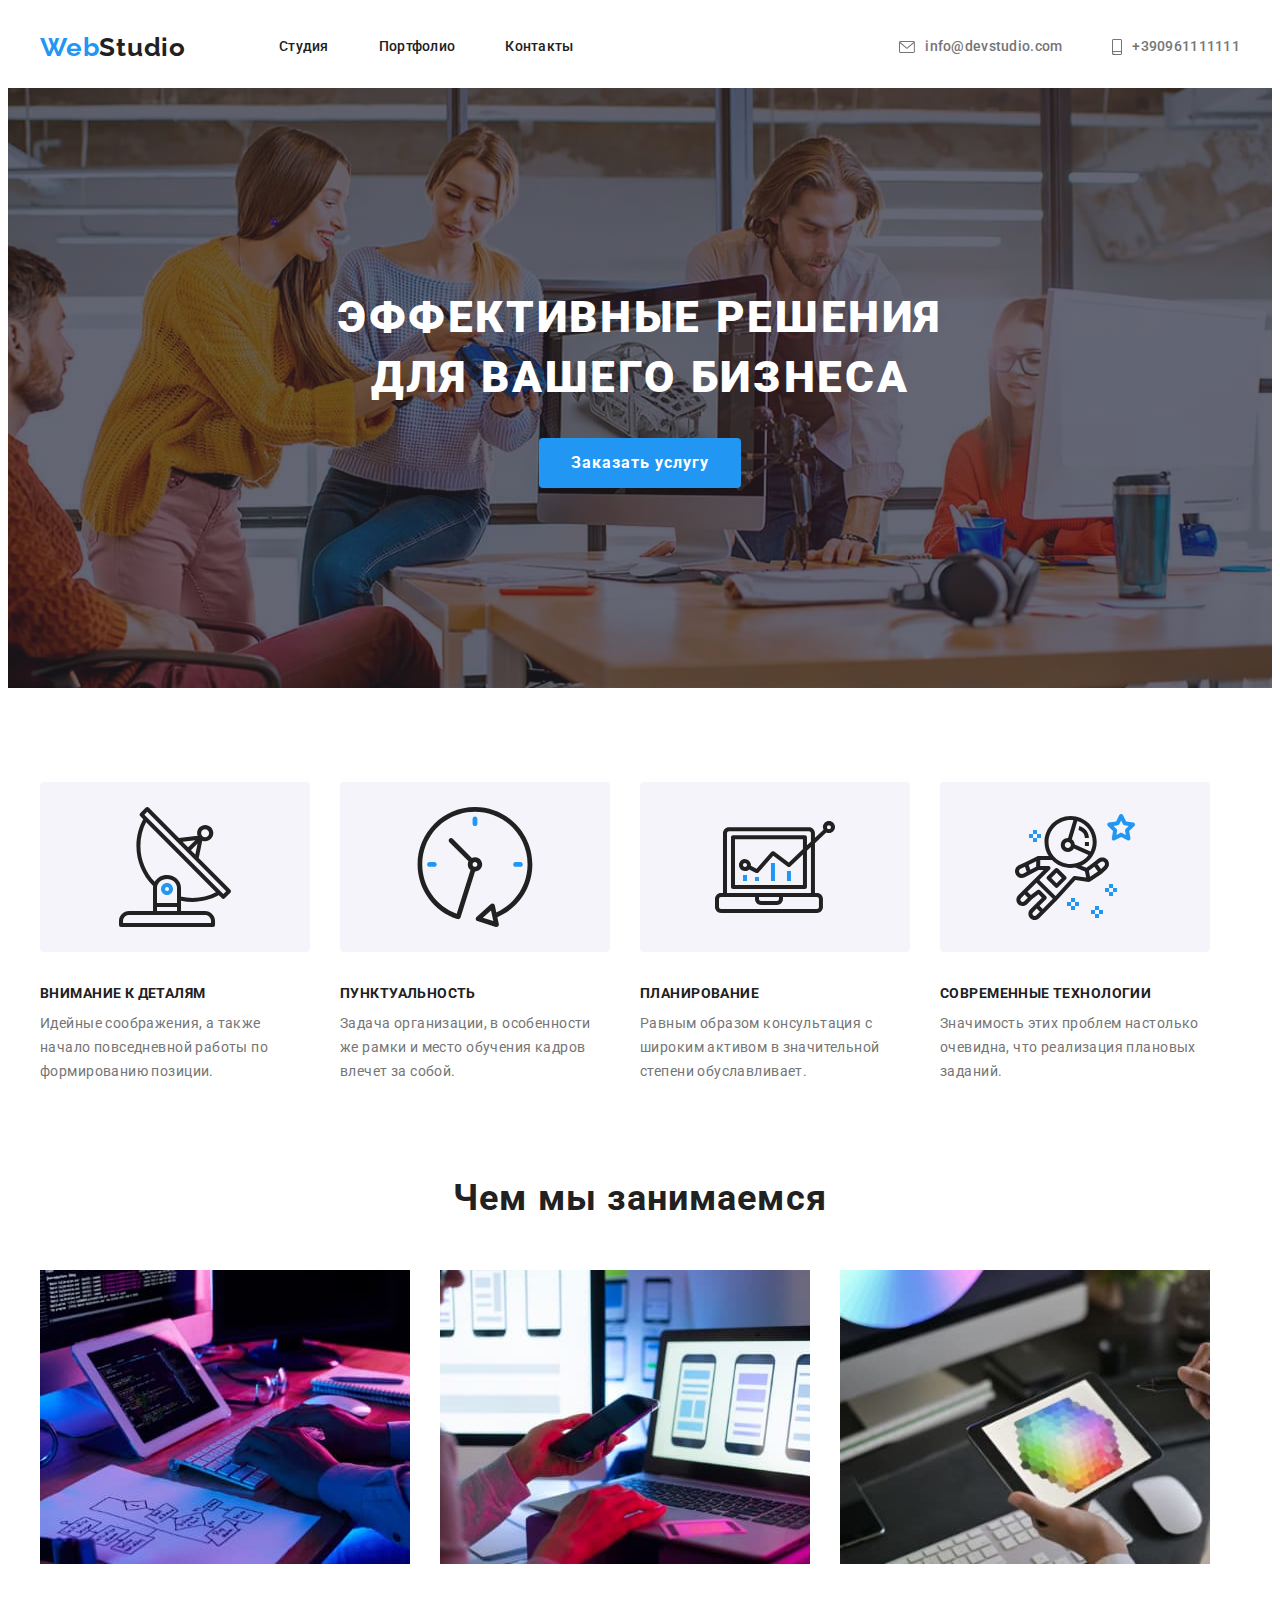
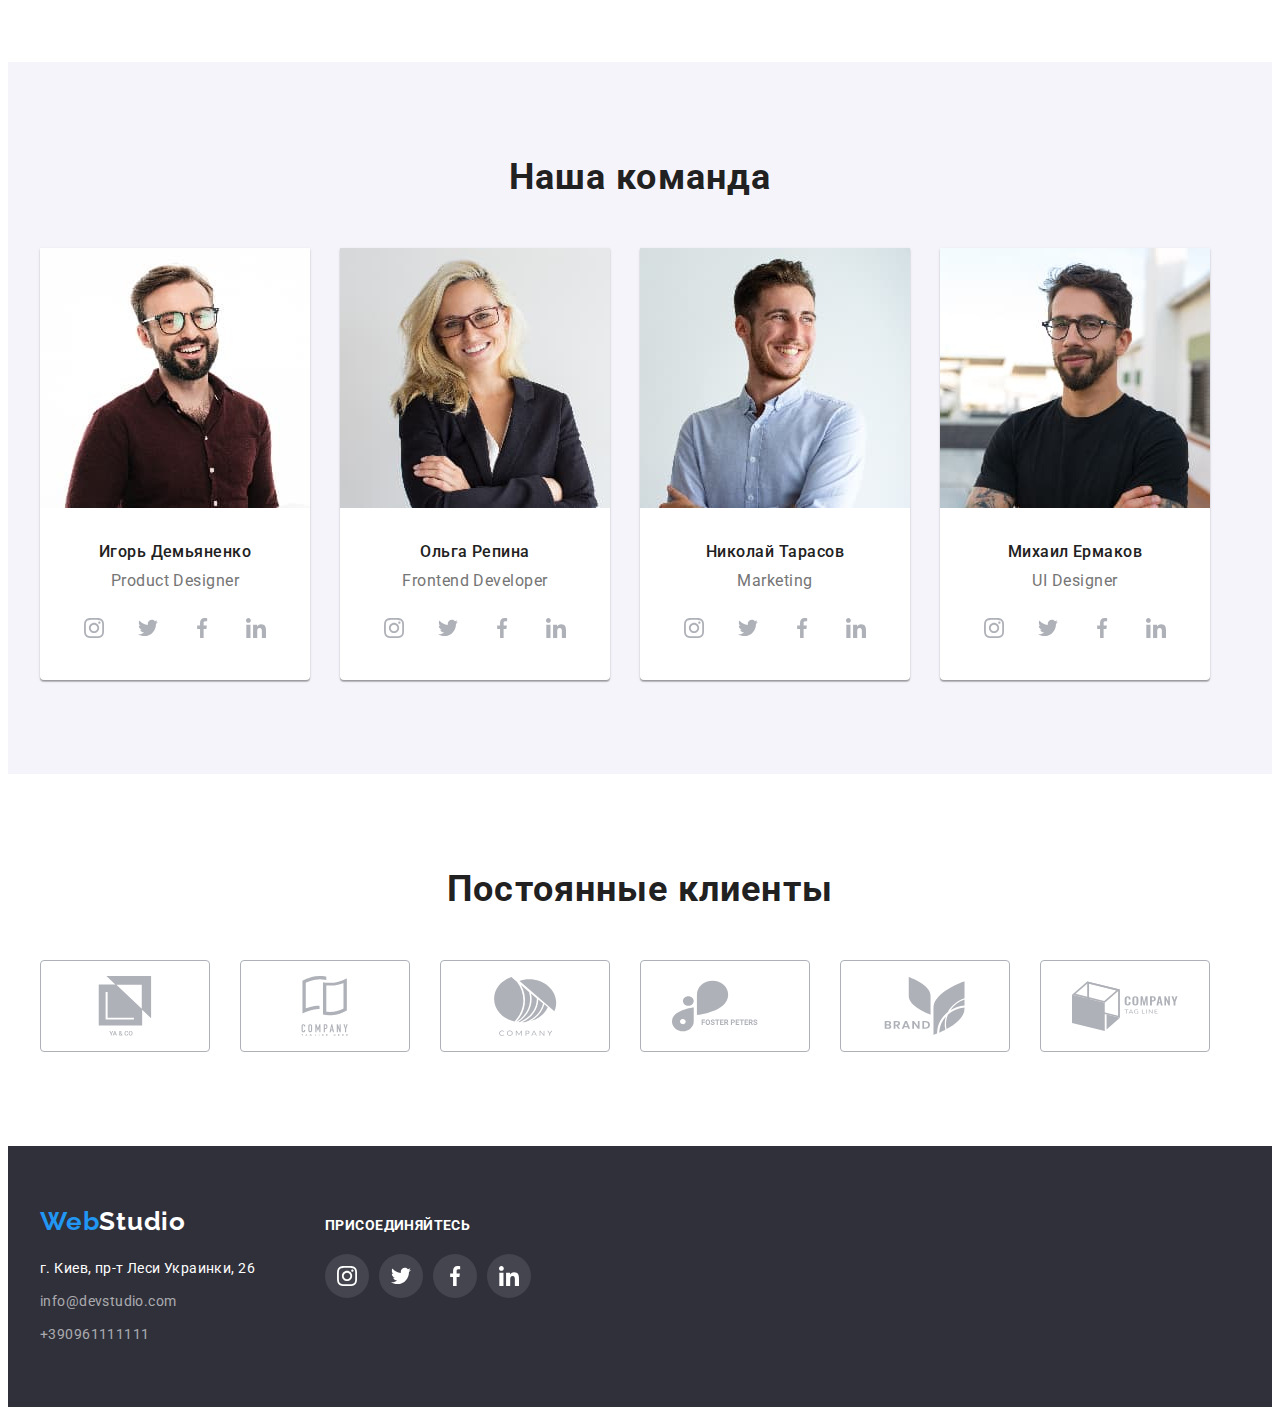
<file: index.html>
<!DOCTYPE html>
<html lang="en">

<head>
    <meta charset="UTF-8" />
    <meta name="viewport" content="width=device-width, initial-scale=1.0" />
    <title>Document</title>
    <link rel="preconnect" href="https://fonts.googleapis.com">
    <link rel="preconnect" href="https://fonts.gstatic.com" crossorigin>
    <link href="https://fonts.googleapis.com/css2?family=Raleway:wght@700&family=Roboto:wght@400;500;700;900&display=swap"
        rel="stylesheet">
     <link rel="stylesheet" href="https://cdnjs.cloudflare.com/ajax/libs/modern-normalize/1.1.0/modern-normalize.min.css"
        integrity="sha512-wpPYUAdjBVSE4KJnH1VR1HeZfpl1ub8YT/NKx4PuQ5NmX2tKuGu6U/JRp5y+Y8XG2tV+wKQpNHVUX03MfMFn9Q=="
        crossorigin="anonymous" referrerpolicy="no-referrer" />
    <link rel="stylesheet" href="./css/styles.css">
</head>

<body>
    <header class="header">
        <div class="container">
            <a href="" class="header-logo link"><span class="header-logo-web">Web</span><span
                    class="header-logo-studio">Studio</span></a>
            <nav class="header-navigation">
                <ul class="header-list list">
                    <li class="header-item">
                        <a class="header-link link" href="./index.html">Студия</a>
                    </li>
                    <li class="header-item">
                        <a class="header-link link" href="./portfolio.html">Портфолио</a>
                    </li>
                    <li class="header-item">
                        <a class="header-link link" href="">Контакты</a>
                    </li>
                </ul>
            </nav>
            <div class="header-right">
                <a class="header-mail contacts" href="mailto:info@devstudio.com">
                    <svg class="envelope-icon" width="16" height="16">
                        <use href="./images/icons/sprite-header.svg#icon-envelope"></use>
                    </svg>
                    info@devstudio.com</a>
               <a class="header-tel contacts" href="tel:+390961111111"> 
                        <svg class="smartphone-icon" width="10" height="16" >
                            <use href="./images/icons/sprite-header.svg#icon-smartphone"></use>
                        </svg>
            +390961111111</a>
            </div>
        </div>
    </header>
    <main>
        <section class="hero">
            <div class="container hero-btn-and-title">
                <h1 class="hero-title">ЭФФЕКТИВНЫЕ РЕШЕНИЯ ДЛЯ ВАШЕГО БИЗНЕСА</h1>
                <button class="hero-btn btn" type="button">Заказать услугу</button>
            </div>
        </section>
        <section class="about section">
            <div class="container">
                <ul class="about-list list">
                    <li class="about-item">
                        <svg class="about-list-icon" width="270" height="120">
                            <use href="./images/icons/sprite-static.svg#icon-antenna"></use>
                        </svg>
                        <h3 class="about-header">ВНИМАНИЕ К ДЕТАЛЯМ</h3>
                        <p class="about-paragraph">Идейные соображения, а также начало повседневной работы по формированию позиции.</p>
                    </li>
                    <li class="about-item">
                        <svg class="about-list-icon" width="270" height="120">
                            <use href="./images/icons/sprite-static.svg#icon-clock"></use>
                        </svg>
                        <h3 class="about-header">ПУНКТУАЛЬНОСТЬ</h3>
                        <p class="about-paragraph">Задача организации, в особенности же рамки и место обучения кадров влечет за собой.</p>
                    </li>
                    <li class="about-item">
                        <svg class="about-list-icon" width="270" height="120">
                            <use href="./images/icons/sprite-static.svg#icon-diagram"></use>
                        </svg>
                        <h3 class="about-header">ПЛАНИРОВАНИЕ</h3>
                        <p class="about-paragraph">Равным образом консультация с широким активом в значительной степени обуславливает.</p>
                    </li>
                    <li class="about-item">
                        <svg class="about-list-icon" width="270" height="120">
                            <use href="./images/icons/sprite-static.svg#icon-astronaut"></use>
                        </svg>
                        <h3 class="about-header">СОВРЕМЕННЫЕ ТЕХНОЛОГИИ</h3>
                        <p class="about-paragraph">Значимость этих проблем настолько очевидна, что реализация плановых заданий.</p>
                    </li>
                </ul>
            </div>
        </section>

        <section class="what-we-do section">
            <div class="container">
                <h2 class="what-we-do-header">Чем мы занимаемся</h2>
                <ul class="what-we-do-list list">
                    <li class="what-we-do-item">
                        <img src="./images/section2/image-one.jpg" alt="программист пишет код" width="370">
                    </li>
                    <li class="what-we-do-item">
                        <img src="./images/section2/image-two.jpg" alt="работник смотрит на дизайн приложения" width="370">
                    </li>
                    <li class="what-we-do-item">
                        <img src="./images/section2/image-three.jpg" alt="работник с планшетом в руках" width="370">
                    </li>
                </ul>
            </div>
        </section>
        <section class="team section">
            <div class="container">
                <h2 class="team-main-header">Наша команда</h2>
                <ul class="team-list list">
                    <li class="team-item">
                        <img src="./images/img-four.jpg" alt="член комманды 1" width="270">
                        <div class="team-info">
                            <h3 class="team-header">Игорь Демьяненко</h3>
                            <p class="team-paragraph">Product Designer</p>
                            <ul class="team-contacts-list list">
                                <li class="team-contacts-item">
                                    <a href="" class="team-contacts-link link">
                                        <svg class="team-contacts-icon" width="20" height="20">
                                            <use href="./images/icons/sprite.svg#icon-instagram"></use>
                                        </svg>
                                    </a>
                                </li>
                                <li class="team-contacts-item">
                                    <a href="" class="team-contacts-link link">
                                        <svg class="team-contacts-icon" width="20" height="20">
                                            <use href="./images/icons/sprite.svg#icon-twitter"></use>
                                        </svg>
                                    </a>
                                </li>
                                <li class="team-contacts-item">
                                    <a href="" class="team-contacts-link link">
                                        <svg class="team-contacts-icon" width="20" height="20">
                                            <use href="./images/icons/sprite.svg#icon-facebook"></use>
                                        </svg>
                                    </a>
                                </li>
                                <li class="team-contacts-item">
                                    <a href="" class="team-contacts-link link">
                                        <svg class="team-contacts-icon" width="20" height="20">
                                            <use href="./images/icons/sprite.svg#icon-linkedin"></use>
                                        </svg>
                                    </a>
                                </li>
                            </ul>
                        </div>
                    </li>
                    <li class="team-item">
                        <img src="./images/img-five.jpg" alt="член комманды 2" width="270">
                        <div class="team-info">
                            <h3 class="team-header">Ольга Репина</h3>
                            <p class="team-paragraph">Frontend Developer</p>
                            <ul class="team-contacts-list list">
                                <li class="team-contacts-item">
                                    <a href="" class="team-contacts-link link">
                                        <svg class="team-contacts-icon" width="20" height="20">
                                            <use href="./images/icons/sprite.svg#icon-instagram"></use>
                                        </svg>
                                    </a>
                                </li>
                                <li class="team-contacts-item">
                                    <a href="" class="team-contacts-link link">
                                        <svg class="team-contacts-icon" width="20" height="20">
                                            <use href="./images/icons/sprite.svg#icon-twitter"></use>
                                        </svg>
                                    </a>
                                </li>
                                <li class="team-contacts-item">
                                    <a href="" class="team-contacts-link link">
                                        <svg class="team-contacts-icon" width="20" height="20">
                                            <use href="./images/icons/sprite.svg#icon-facebook"></use>
                                        </svg>
                                    </a>
                                </li>
                                <li class="team-contacts-item">
                                    <a href="" class="team-contacts-link link">
                                        <svg class="team-contacts-icon" width="20" height="20">
                                            <use href="./images/icons/sprite.svg#icon-linkedin"></use>
                                        </svg>
                                    </a>
                                </li>
                            </ul>
                        </div>
                    </li>
                    <li class="team-item">
                        <img src="./images/img-six.jpg" alt="член комманды 3" width="270">
                        <div class="team-info">
                            <h3 class="team-header">Николай Тарасов</h3>
                            <p class="team-paragraph">Marketing</p>
                            <ul class="team-contacts-list list">
                                <li class="team-contacts-item">
                                    <a href="" class="team-contacts-link link">
                                        <svg class="team-contacts-icon" width="20" height="20">
                                            <use href="./images/icons/sprite.svg#icon-instagram"></use>
                                        </svg>
                                    </a>
                                </li>
                                <li class="team-contacts-item">
                                    <a href="" class="team-contacts-link link">
                                        <svg class="team-contacts-icon" width="20" height="20">
                                            <use href="./images/icons/sprite.svg#icon-twitter"></use>
                                        </svg>
                                    </a>
                                </li>
                                <li class="team-contacts-item">
                                    <a href="" class="team-contacts-link link">
                                        <svg class="team-contacts-icon" width="20" height="20">
                                            <use href="./images/icons/sprite.svg#icon-facebook"></use>
                                        </svg>
                                    </a>
                                </li>
                                <li class="team-contacts-item">
                                    <a href="" class="team-contacts-link link">
                                        <svg class="team-contacts-icon" width="20" height="20">
                                            <use href="./images/icons/sprite.svg#icon-linkedin"></use>
                                        </svg>
                                    </a>
                                </li>
                            </ul>
                        </div>
                    </li>
                    <li class="team-item">
                        <img src="./images/img-seven.jpg" alt="член комманды 4" width="270">
                        <div class="team-info">
                            <h3 class="team-header">Михаил Ермаков</h3>
                            <p class="team-paragraph">UI Designer</p>
                            <ul class="team-contacts-list list">
                                <li class="team-contacts-item">
                                    <a href="" class="team-contacts-link link">
                                        <svg class="team-contacts-icon" width="20" height="20">
                                            <use href="./images/icons/sprite.svg#icon-instagram"></use>
                                        </svg>
                                    </a>
                                </li>
                                <li class="team-contacts-item">
                                    <a href="" class="team-contacts-link link">
                                        <svg class="team-contacts-icon" width="20" height="20">
                                            <use href="./images/icons/sprite.svg#icon-twitter"></use>
                                        </svg>
                                    </a>
                                </li>
                                <li class="team-contacts-item">
                                    <a href="" class="team-contacts-link link">
                                        <svg class="team-contacts-icon" width="20" height="20">
                                            <use href="./images/icons/sprite.svg#icon-facebook"></use>
                                        </svg>
                                    </a>
                                </li>
                                <li class="team-contacts-item">
                                    <a href="" class="team-contacts-link link">
                                        <svg class="team-contacts-icon" width="20" height="20">
                                            <use href="./images/icons/sprite.svg#icon-linkedin"></use>
                                        </svg>
                                    </a>
                                </li>
                            </ul>
                        </div>
                    </li>
                </ul>
            </div>
        </section>
        <section class="regular-customers section">
            <div class="container">
                <h2 class="regular-customers-title">Постоянные клиенты</h2>
                <ul class="regular-customers-list list">
                    <li class="regular-customers-item">
                        <a href="" class="regular-customers-link link">
                            <svg class="regular-customers-icon" width="106" height="60">
                                <use href="./images/icons/sprite-companies.svg#icon-yaandco1"></use>
                            </svg>
                        </a>
                    </li>
                    <li class="regular-customers-item">
                        <a href="" class="regular-customers-link link">
                            <svg class="regular-customers-icon" width="106" height="60">
                                <use href="./images/icons/sprite-companies.svg#icon-taglinehere1"></use>
                            </svg>
                        </a>
                    </li>
                    <li class="regular-customers-item">
                        <a href="" class="regular-customers-link link">
                            <svg class="regular-customers-icon" width="106" height="60">
                                <use href="./images/icons/sprite-companies.svg#icon-company1"></use>
                            </svg>
                        </a>
                    </li>
                    <li class="regular-customers-item">
                        <a href="" class="regular-customers-link link">
                            <svg class="regular-customers-icon" width="106" height="60">
                                <use href="./images/icons/sprite-companies.svg#icon-fosterpeters"></use>
                            </svg>
                        </a>
                    </li>
                    <li class="regular-customers-item">
                        <a href="" class="regular-customers-link link">
                            <svg class="regular-customers-icon" width="106" height="60">
                                <use href="./images/icons/sprite-companies.svg#icon-brand1"></use>
                            </svg>
                        </a>
                    </li>
                    <li class="regular-customers-item">
                        <a href="" class="regular-customers-link link">
                            <svg class="regular-customers-icon" width="106" height="60">
                                <use href="./images/icons/sprite-companies.svg#icon-tagline"></use>
                            </svg>
                        </a>
                    </li>
                </ul>
            </div>
        </section>
    </main>
        <footer class="footer">
            <div class="container footer-columns">
                <div class="footer-column-one">
                    <a class="footer-logo link" href=""><span class="footer-logo-web">Web</span><span
                            class="footer-logo-studio">Studio</span></a>
                    <address class="footer-address">г. Киев, пр-т Леси Украинки, 26</address>
                    <p class="footer-mail-paragraph"><a class="footer-mail-link contacts"
                            href="mailto:info@devstudio.com">info@devstudio.com</a></p>
                    <p class="footer-tel-paragraph"><a class="footer-mail-link contacts" href="tel:+390961111111">+390961111111</a>
                    </p>
                </div>
                <div class="footer-column-two">
                    <h3 class="footer-join">ПРИСОЕДИНЯЙТЕСЬ</h3>
                    <ul class="footer-list list">
                        <li class="footer-item">
                            <a href="" class="footer-link link">
                                <svg class="footer-icon" width="20" height="20">
                                    <use href="./images/icons/sprite.svg#icon-instagram"></use>
                                </svg>
                            </a>
                        </li>
                        <li class="footer-item">
                            <a href="" class="footer-link link">
                                <svg class="footer-icon" width="20" height="20">
                                    <use href="./images/icons/sprite.svg#icon-twitter"></use>
                                </svg>
                            </a>
                        </li>
                        <li class="footer-item">
                            <a href="" class="footer-link link">
                                <svg class="footer-icon" width="20" height="20">
                                    <use href="./images/icons/sprite.svg#icon-facebook"></use>
                                </svg>
                            </a>
                        </li>
                        <li class="team-contacts-item">
                            <a href="" class="footer-link link">
                                <svg class="footer-icon" width="20" height="20">
                                    <use href="./images/icons/sprite.svg#icon-linkedin"></use>
                                </svg>
                            </a>
                        </li>
                    </ul>
                </div>
            </div>
        </footer>
</body>

</html>
</file>
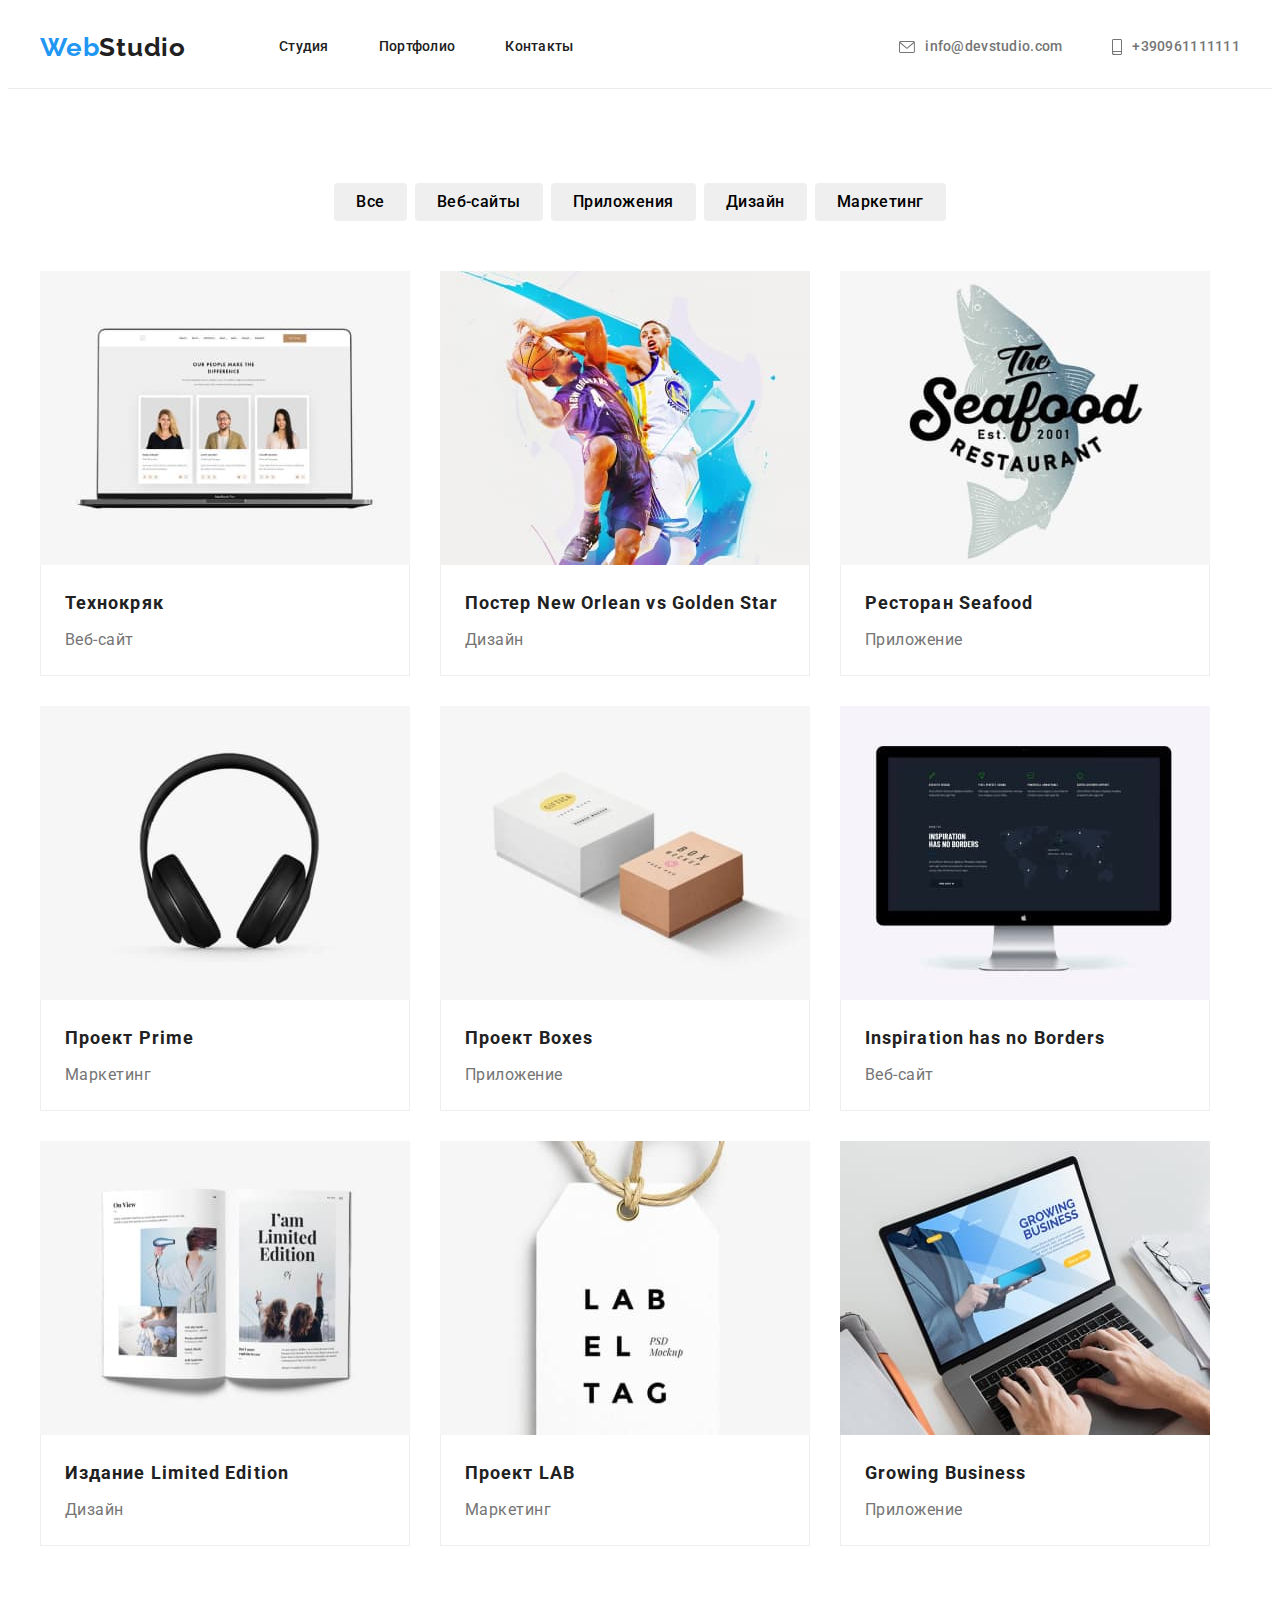
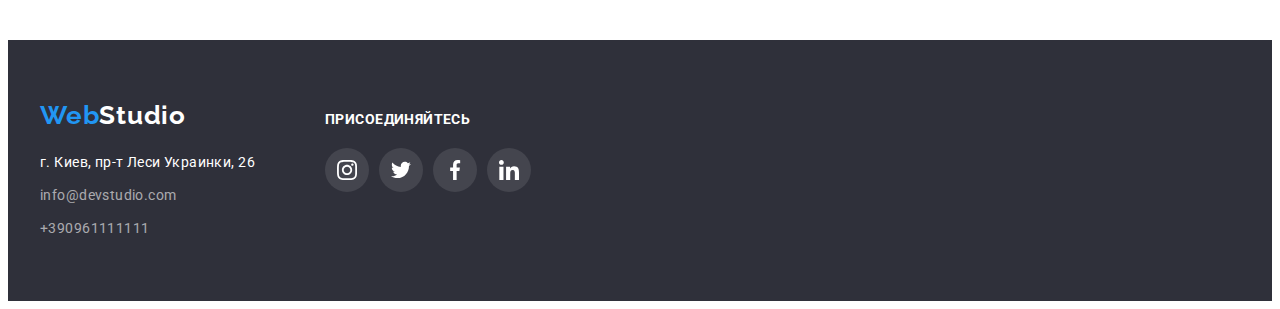
<file: portfolio.html>
<!DOCTYPE html>
<html lang="en">

<head>
    <meta charset="UTF-8" />
    <meta name="viewport" content="width=device-width, initial-scale=1.0" />
    <title>Document</title>
    <link rel="preconnect" href="https://fonts.googleapis.com">
    <link rel="preconnect" href="https://fonts.gstatic.com" crossorigin>
    <link
        href="https://fonts.googleapis.com/css2?family=Raleway:wght@700&family=Roboto:wght@400;500;700;900&display=swap"
        rel="stylesheet">
    <link rel="stylesheet" href="https://cdnjs.cloudflare.com/ajax/libs/modern-normalize/1.1.0/modern-normalize.min.css"
        integrity="sha512-wpPYUAdjBVSE4KJnH1VR1HeZfpl1ub8YT/NKx4PuQ5NmX2tKuGu6U/JRp5y+Y8XG2tV+wKQpNHVUX03MfMFn9Q=="
        crossorigin="anonymous" referrerpolicy="no-referrer" />
    <link rel="stylesheet" href="./css/styles.css">
</head>

<body>
    <header class="header-portfolio header">
        <div class="container">
            <a href="" class="header-logo link"><span class="header-logo-web">Web</span><span
                    class="header-logo-studio">Studio</span></a>
            <nav class="header-navigation">
                <ul class="header-list list">
                    <li class="header-item">
                        <a class="header-link link" href="./index.html">Студия</a>
                    </li>
                    <li class="header-item">
                        <a class="header-link link" href="./portfolio.html">Портфолио</a>
                    </li>
                    <li class="header-item">
                        <a class="header-link link" href="">Контакты</a>
                    </li>
                </ul>
            </nav>
            <div class="header-right">
                <a class="header-mail contacts" href="mailto:info@devstudio.com">
                    <svg class="envelope-icon" width="16" height="16">
                        <use href="./images/icons/sprite-header.svg#icon-envelope"></use>
                    </svg>
                    info@devstudio.com</a>
                    <a class="header-tel contacts" href="tel:+390961111111"> 
                        <svg class="smartphone-icon" width="10" height="16" >
                            <use href="./images/icons/sprite-header.svg#icon-smartphone"></use>
                        </svg>
            +390961111111</a>
            </div>
        </div>
    </header>
    <main class="portfolio-main">
        <section class="projects section">
            <div class="container">
                <ul class="projects-filter-list list">
                    <li class="projects-filter-item">
                        <button class="projects-filter-btn btn" type="button">Все</button>
                    </li>
                    <li class="projects-filter-item">
                        <button class="projects-filter-btn btn" type="button">Веб-сайты</button>
                    </li>
                    <li class="projects-filter-item">
                        <button class="projects-filter-btn btn" type="button">Приложения</button>
                    </li>
                    <li class="projects-filter-item">
                        <button class="projects-filter-btn btn" type="button">Дизайн</button>
                    </li>
                    <li class="projects-filter-item">
                        <button class="projects-filter-btn btn" type="button">Маркетинг</button>
                    </li>
                </ul>
                <ul class="projects-list list">
                    <li class="projects-item">
                        <img src="./images/portfolio/img-one.jpg" alt="дизайн сайта" width="370" class="projects-image">
                        <div class="projects-bordered">
                            <h3 class="projects-header">Технокряк</h3>
                            <p class="projects-paragraph">Веб-сайт</p>
                        </div>
                    </li>
                    <li class="projects-item">
                        <img src="./images/portfolio/img-two.jpg" alt="баскетболисты" width="370" class="projects-image">
                        <div class="projects-bordered">
                            <h3 class="projects-header">Постер New Orlean vs Golden Star</h3>
                            <p class="projects-paragraph">Дизайн</p>
                        </div>
                    </li>
                    <li class="projects-item">
                        <img src="./images/portfolio/img-three.jpg" alt="логотип ресорана" width="370" class="projects-image">
                        <div class="projects-bordered">
                            <h3 class="projects-header">Ресторан Seafood</h3>
                            <p class="projects-paragraph">Приложение</p>
                        </div>
                    </li>
                    <li class="projects-item">
                        <img src="./images/portfolio/img-four.jpg" alt="наушники" width="370" class="projects-image">
                        <div class="projects-bordered">
                            <h3 class="projects-header">Проект Prime</h3>
                            <p class="projects-paragraph">Маркетинг</p>
                        </div>
                    </li>
                    <li class="projects-item">
                        <img src="./images/portfolio/img-five.jpg" alt="коробки" width="370" class="projects-image">
                        <div class="projects-bordered">
                            <h3 class="projects-header">Проект Boxes</h3>
                            <p class="projects-paragraph">Приложение</p>
                        </div>
                    </li>
                    <li class="projects-item">
                        <img src="./images/portfolio/img-six.jpg" alt="дизайн сайта" width="370" class="projects-image">
                        <div class="projects-bordered">
                            <h3 class="projects-header">Inspiration has no Borders</h3>
                            <p class="projects-paragraph">Веб-сайт</p>
                        </div>
                    </li>
                    <li class="projects-item">
                        <img src="./images/portfolio/img-seven.jpg" alt="дизайн журнала" width="370" class="projects-image">
                        <div class="projects-bordered">
                            <h3 class="projects-header">Издание Limited Edition</h3>
                            <p class="projects-paragraph">Дизайн</p>
                        </div>
                    </li>
                    <li class="projects-item">
                        <img src="./images/portfolio/img-eight.jpg" alt="бирка" width="370" class="projects-image">
                        <div class="projects-bordered">
                            <h3 class="projects-header">Проект LAB</h3>
                            <p class="projects-paragraph">Маркетинг</p>
                        </div>
                    </li>
                    <li class="projects-item">
                        <img src="./images/portfolio/img-nine.jpg" alt="ноутбук с открытым приложением" width="370" class="projects-image">
                        <div class="projects-bordered">
                            <h3 class="projects-header">Growing Business</h3>
                            <p class="projects-paragraph">Приложение</p>
                        </div>
                    </li>
                </ul>
            </div>
        </section>
    </main>
    <footer class="footer">
        <div class="container footer-columns">
            <div class="footer-column-one">
                <a class="footer-logo link" href=""><span class="footer-logo-web">Web</span><span
                        class="footer-logo-studio">Studio</span></a>
                <address class="footer-address">г. Киев, пр-т Леси Украинки, 26</address>
                <p class="footer-mail-paragraph"><a class="footer-mail-link contacts"
                        href="mailto:info@devstudio.com">info@devstudio.com</a></p>
                <p class="footer-tel-paragraph"><a class="footer-mail-link contacts" href="tel:+390961111111">+390961111111</a>
                </p>
            </div>
            <div class="footer-column-two">
                <h3 class="footer-join">ПРИСОЕДИНЯЙТЕСЬ</h3>
                <ul class="footer-list list">
                    <li class="footer-item">
                        <a href="" class="footer-link link">
                            <svg class="footer-icon" width="20" height="20">
                                <use href="./images/icons/sprite.svg#icon-instagram"></use>
                            </svg>
                        </a>
                    </li>
                    <li class="footer-item">
                        <a href="" class="footer-link link">
                            <svg class="footer-icon" width="20" height="20">
                                <use href="./images/icons/sprite.svg#icon-twitter"></use>
                            </svg>
                        </a>
                    </li>
                    <li class="footer-item">
                        <a href="" class="footer-link link">
                            <svg class="footer-icon" width="20" height="20">
                                <use href="./images/icons/sprite.svg#icon-facebook"></use>
                            </svg>
                        </a>
                    </li>
                    <li class="team-contacts-item">
                        <a href="" class="footer-link link">
                            <svg class="footer-icon" width="20" height="20">
                                <use href="./images/icons/sprite.svg#icon-linkedin"></use>
                            </svg>
                        </a>
                    </li>
                </ul>
            </div>
        </div>
    </footer>
</body>
    
</html>
</file>
<file: css/styles.css>
:root {
  --main-text-color: #757575;
  --accent-color: #2196f3;
  --white: #ffffff;
  --dark-background: #2f303a;
  --brighter-background: #f5f4fa;
}

body {
  font-family: "Roboto", sans-serif;
  color: #212121;
}

p,
h1,
h2,
h3,
h4,
h5,
h6 {
  margin-top: 0;
  margin-bottom: 0;
}

ul {
  margin-top: 0;
  margin-bottom: 0;
  padding-left: 0;
}

.list {
  list-style: none;
}

.link {
  text-decoration: none;
}

.container {
  width: 1200px;
  margin: 0 auto 0 auto;
  padding-left: 15px;
  padding-right: 15px;
}

.btn {
  font-size: 16px;
  cursor: pointer;
  border-radius: 4px;
  outline: none;
  border: 0;
}

.contacts {
  text-decoration: none;
}

.contacts:hover,
.contacts:focus {
  color: var(--accent-color);
  fill: var(--accent-color);
}

.btn:hover,
.btn:focus {
  background-color: var(--accent-color);
  color: var(--white);
  box-shadow: 0px 3px 1px rgba(0, 0, 0, 0.1), 0px 1px 2px rgba(0, 0, 0, 0.08),
    0px 2px 2px rgba(0, 0, 0, 0.12);
}

.section {
  padding-top: 94px;
  padding-bottom: 94px;
}

/*----------------------HEADER----------------------*/

.header-portfolio {
  border-bottom: 1px solid #ececec;
}

.header {
  background: var(--white);
  padding-top: 24px;
  padding-bottom: 25px;
  padding-left: auto;
  padding-right: auto;
}

.header .container {
  display: flex;
  align-items: center;
}

.header-logo {
  margin-right: 93px;
  font-family: "Raleway", sans-serif;
  font-weight: bold;
  font-size: 26px;
  line-height: 1.19;
  letter-spacing: 0.03em;
}

.header-logo-web {
  color: var(--accent-color);
}

.header-logo-studio {
  color: #212121;
}

.header-navigation {
  display: flex;
  align-items: center;
}

.header-list {
  display: flex;
}

.header-item:not(:last-child) {
  margin-right: 50px;
}

.header-link {
  display: block;
  color: #212121;
  font-weight: 500;
  font-size: 14px;
  line-height: 1.14;
  letter-spacing: 0.02em;
}

.header-link:hover,
.header-link:focus {
  color: var(--accent-color);
}

.header-right {
  margin-left: auto;
  display: flex;
}

.header-tel {
  height: 16px;
  fill:var(--main-text-color);
  margin-left: 50px;
  color: var(--main-text-color);
  font-weight: 500;
  font-size: 14px;
  line-height: 1.14;
  letter-spacing: 0.02em;
  display: flex;
  text-align: center;
}

.smartphone-icon {
  margin-right: 10px;
}

.header-mail {
  fill:var(--main-text-color);
  color: var(--main-text-color);
  font-weight: 500;
  font-size: 14px;
  line-height: 1.14;
  letter-spacing: 0.02em;
  display: flex;
  text-align: center;
}


.envelope-icon {
  margin-right: 10px;
}


/*----------------------HERO----------------------*/

.hero {
  margin-left: auto;
  margin-right: auto;
  max-width: 1600px;
  background-image: linear-gradient(rgba(47, 48, 58, 0.4), rgba(47, 48, 58, 0.4)),
  url(../images/background/header-background.jpg);
  background-repeat: no-repeat;
  background-position: center;
  background-size: cover;
}

.hero-btn-and-title {
  padding-top: 200px;
  padding-bottom: 200px;
}

.hero-title {
  letter-spacing: 0.06em;
  margin-left: auto;
  margin-right: auto;
  width: 696px;
  text-align: center;
  color: var(--white);
  font-weight: 900;
  font-size: 44px;
  line-height: 1.36;
}

.hero-btn {
  margin: 30px auto 0px auto;
  padding-top: 10px;
  padding-left: 32px;
  padding-bottom: 10px;
  padding-right: 32px;
  font-family: "Roboto", sans-serif;
  background-color: var(--accent-color);
  color: var(--white);
  font-weight: bold;
  line-height: 1.88;
  display: flex;
  align-items: center;
  text-align: center;
  letter-spacing: 0.06em;
}

/*----------------------ABOUT----------------------*/

.about-header {
  font-weight: bold;
  font-size: 14px;
  line-height: 1.14;
  letter-spacing: 0.03em;
}

.about-list {
  display: flex;
  padding-left: auto;
  padding-right: auto;
}

.about-item {
  width: 270px;
}

.about-list-icon {
  border-radius: 4px;
  padding-bottom: 25px;
  padding-top: 25px;
  background-color: #F5F4FA;
  margin-bottom: 30px;
}

.about-header {
  margin-bottom: 10px;
}

.about-item:not(:last-child) {
  margin-right: 30px;
}

.about-paragraph {
  color: var(--main-text-color);
  font-size: 14px;
  line-height: 1.71;
  letter-spacing: 0.03em;
}

/*----------------------WHAT_WE_DO----------------------*/

.what-we-do {
  padding-top: 0;
}

.what-we-do-header {
  font-weight: bold;
  font-size: 36px;
  line-height: 1.17;
  text-align: center;
  letter-spacing: 0.03em;
  margin-bottom: 50px;
}

.what-we-do-list {
  display: flex;
}

.what-we-do-item:not(:last-child) {
  margin-right: 30px;
}

/*----------------------TEAM----------------------*/

.team {
  background-color: var(--brighter-background);
}

.team-main-header {
  margin-bottom: 50px;
  font-weight: bold;
  font-size: 36px;
  line-height: 1.17;
  text-align: center;
  letter-spacing: 0.03em;
}

.team-list {
  display: flex;
}

.team-item {
  width: 270px;
  background-color: var(--white);
  box-shadow: 0px 1px 3px rgba(0, 0, 0, 0.12), 0px 1px 1px rgba(0, 0, 0, 0.14),
    0px 2px 1px rgba(0, 0, 0, 0.2);
  border-radius: 0px 0px 4px 4px;
}

.team-item:not(:last-child) {
  margin-right: 30px;
}

.team-info {
  padding-top: 30px;
  padding-bottom: 30px;
}

.team-header {
  font-weight: 500;
  font-size: 16px;
  line-height: 1.19;
  text-align: center;
  letter-spacing: 0.03em;
}

.team-paragraph {
  margin-top: 10px;
  color: var(--main-text-color);
  font-size: 16px;
  line-height: 1.19;
  text-align: center;
  letter-spacing: 0.03em;
  margin-bottom: 16px;
}

.team-contacts-list {
  display: flex;
  justify-content: center; 
} 

.team-contacts-item:not(:last-child){
  margin-right: 10px; 
}

.team-contacts-item {
  width: 44px;
  height: 44px;
}

 .team-contacts-link {
   width: 100%;
   height: 100%;
   display: flex; 
   align-items: center;
   justify-content: center;
   border-radius: 50%;
   background-color: #FFFFFF;
   fill:#AFB1B8;
} 

.team-contacts-link:hover, 
.team-contacts-link:focus {
  background-color: var(--accent-color);
}

.team-contacts-link:hover .team-contacts-icon, 
.team-contacts-link:focus .team-contacts-icon{
  fill:#FFFFFF;
}

/*----------------------REGULAR-CUSTOMERS----------------------*/

.regular-customers-title {
  font-weight: bold;
  font-size: 36px;
  line-height: 1.17;
  text-align: center;
  letter-spacing: 0.03em;
  margin-bottom: 50px;
}

.regular-customers-list {
  display: flex;
}

.regular-customers-link {
  width: 170px;
  height: 92px;
  border: 1px solid #AFB1B8;
  box-sizing: border-box;
  border-radius: 4px;
  display: flex; 
  align-items: center;
  justify-content: center;
}

.regular-customers-item:not(:last-child){
  margin-right: 30px;
}

.regular-customers-icon {
  fill:#AFB1B8;
}

 .regular-customers-link:hover, 
.regular-customers-link:focus {
  border-color:var(--accent-color);
  cursor: pointer;
} 

.regular-customers-link:hover .regular-customers-icon, 
.regular-customers-link:focus .regular-customers-icon {
  fill:var(--accent-color);
}


/*----------------------FOOTER----------------------*/

.footer {
  display: flex;
  padding-top: 60px;
  padding-bottom: 60px;
  background-color: var(--dark-background);
}

.footer-columns {
  display: flex;
}

.footer-column-one {
  margin-right: 70px;
}

.footer-column-two {
  padding-top: 12px;
}

.footer-logo {
  font-family: "Raleway", sans-serif;
  font-weight: bold;
  font-size: 26px;
  line-height: 1.19;
  letter-spacing: 0.03em;
}

.footer-logo-web {
  color: var(--accent-color);
}

.footer-logo-studio {
  color: var(--white);
}

.footer-address {
  margin-top: 20px;
  font-style: normal;
  font-weight: normal;
  color: var(--white);
  font-size: 14px;
  line-height: 1.71;
  letter-spacing: 0.03em;
}

.footer-mail-link {
  font-size: 14px;
  line-height: 1.71;
  letter-spacing: 0.03em;
  color: rgba(255, 255, 255, 0.6);
}

.footer-mail-link {
  font-size: 14px;
  line-height: 1.71;
  letter-spacing: 0.03em;
  color: rgba(255, 255, 255, 0.6);
}

.footer-mail-paragraph {
  margin-top: 9px;
}

.footer-tel-paragraph {
  margin-top: 9px;
}

.footer-join {
  margin-bottom: 20px;
  font-weight: bold;
  font-size: 14px;
  line-height: 1.14;
  letter-spacing: 0.03em;
  color: #FFFFFF;
}

.footer-list {
  display: flex;
  justify-content: center; 
} 

.footer-item:not(:last-child){
  margin-right: 10px; 
}

.footer-item {
  width: 44px;
  height: 44px;
}

 .footer-link {
   width: 100%;
   height: 100%;
   display: flex; 
   align-items: center;
   justify-content: center;
   border-radius: 50%;
   background-color: rgba(255, 255, 255, 0.1);;
} 

.footer-link:hover, 
.footer-link:focus {
  background-color: var(--accent-color);
}

.footer-icon {
  fill:#FFFFFF;
}


/*----------------------MAIN PORTFOLIO----------------------*/

.portfolio-main {
  display: block;
}

/*----------------------FILTER----------------------*/

.projects-filter-list {
  display: flex;
  justify-content: center;
  margin-bottom: 50px;
}

.projects-filter-item:not(:last-child) {
  margin-right: 8px;
}

.projects-filter-btn {
  padding-top: 6px;
  padding-bottom: 6px;
  padding-left: 22px;
  padding-right: 22px;
  font-family: "Roboto", sans-serif;
  font-weight: 500;
  font-size: 16px;
  line-height: 1.63;
  text-align: center;
  letter-spacing: 0.03em;
}

/*----------------------PROJECTS----------------------*/

.projects-item:hover,
.projects-item:focus {
  cursor: pointer;
  box-shadow: 0px 1px 1px rgba(0, 0, 0, 0.12), 0px 4px 4px rgba(0, 0, 0, 0.06), 1px 4px 6px rgba(0, 0, 0, 0.16);
}

.projects-list {
  margin-top: 50px;
  display: flex;
  flex-wrap: wrap;
  margin-left: -30px;
  margin-top: -30px;
}

.projects-item {
  width: 370px;
  background: #ffffff;
}

.projects-image {
  border: none;
  display: block;
}

.projects-item {
  flex-basis: ((100% - 90px)/3);
  margin-left: 30px;
  margin-top: 30px;
}

.projects-bordered {
  padding: 20px 24px 20px 24px;
  border-bottom: 1px solid #eeeeee;
  border-left: 1px solid #eeeeee;
  border-right: 1px solid #eeeeee;
}

.projects-header {
  width: 322px;
  font-weight: bold;
  font-size: 18px;
  line-height: 2;
  letter-spacing: 0.06em;
}

.projects-paragraph {
  margin-top: 4px;
  width: 322px;
  color: #212121;
  color: var(--main-text-color);
  font-size: 16px;
  line-height: 1.88;
  letter-spacing: 0.03em;
}
</file>
